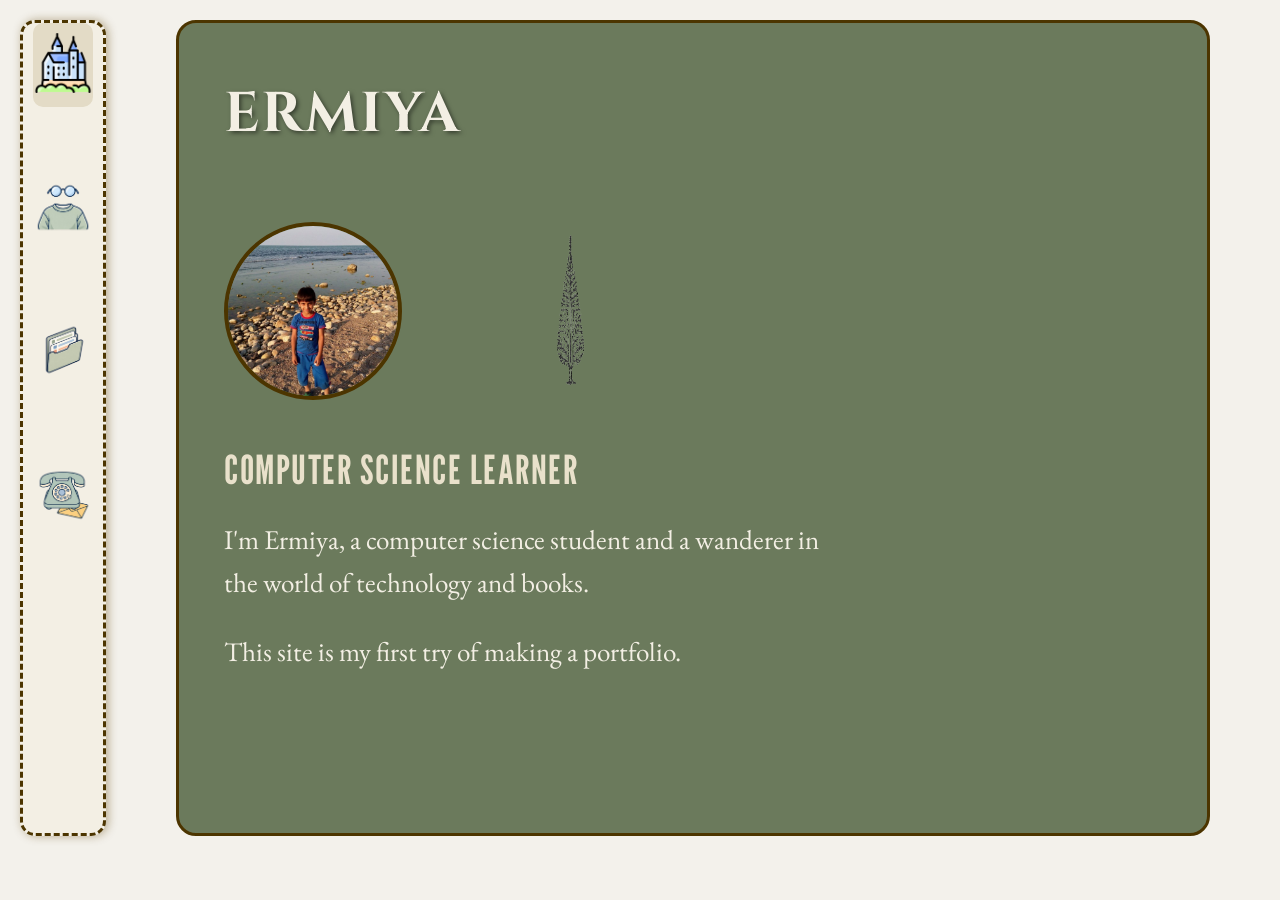
<file: index.html>
﻿<!DOCTYPE html>
<html lang="en">
<head>
    <meta charset="UTF-8">
    <meta name="viewport" content="width=device-width, initial-scale=1.0">
    <link rel="stylesheet" href="css/style.css">
    <link rel="preconnect" href="https://fonts.googleapis.com">
    <link href="https://fonts.googleapis.com/css2?family=Cinzel:wght@400;600&family=EB+Garamond:wght@400;600&family=League+Gothic&display=swap" rel="stylesheet">
    <title>Home | My Portfolio</title>
</head>
<body>
    <nav class="site-nav">
        <a class="nav-icon" href="index.html"><img src="images/home.png" alt="Home"></a>
        <a class="nav-icon" href="about.html"><img src="images/person.png" alt="About Me"></a>
        <a class="nav-icon" href="projects.html"><img src="images/projects.png" alt="Projects"></a>
        <a class="nav-icon" href="contact.html"><img src="images/contact.png" alt="Contact"></a>
    </nav>
    <main class="page-content">
        <header>
            <h1>ERMIYA</h1>
        </header>
        <section class="profile-section">
            <div class="profile-photo-container">
                <img src="images/profile.jpg" alt="Profile photo" class="profile-photo">
                <img src="images/sarv.png" id="sarv">
            </div>
            <div class="profile-text">
                <h2 class="job-title">Computer Science learner</h2>
                <p class="intro-text">I'm Ermiya, a computer science student and a wanderer in the world of technology and books.</p>
                <p class="intro-text">This site is my first try of making a portfolio.</p>
            </div>
        </section>
    </main>
    <script src="js/script.js"></script>
</body>
</html>
</file>
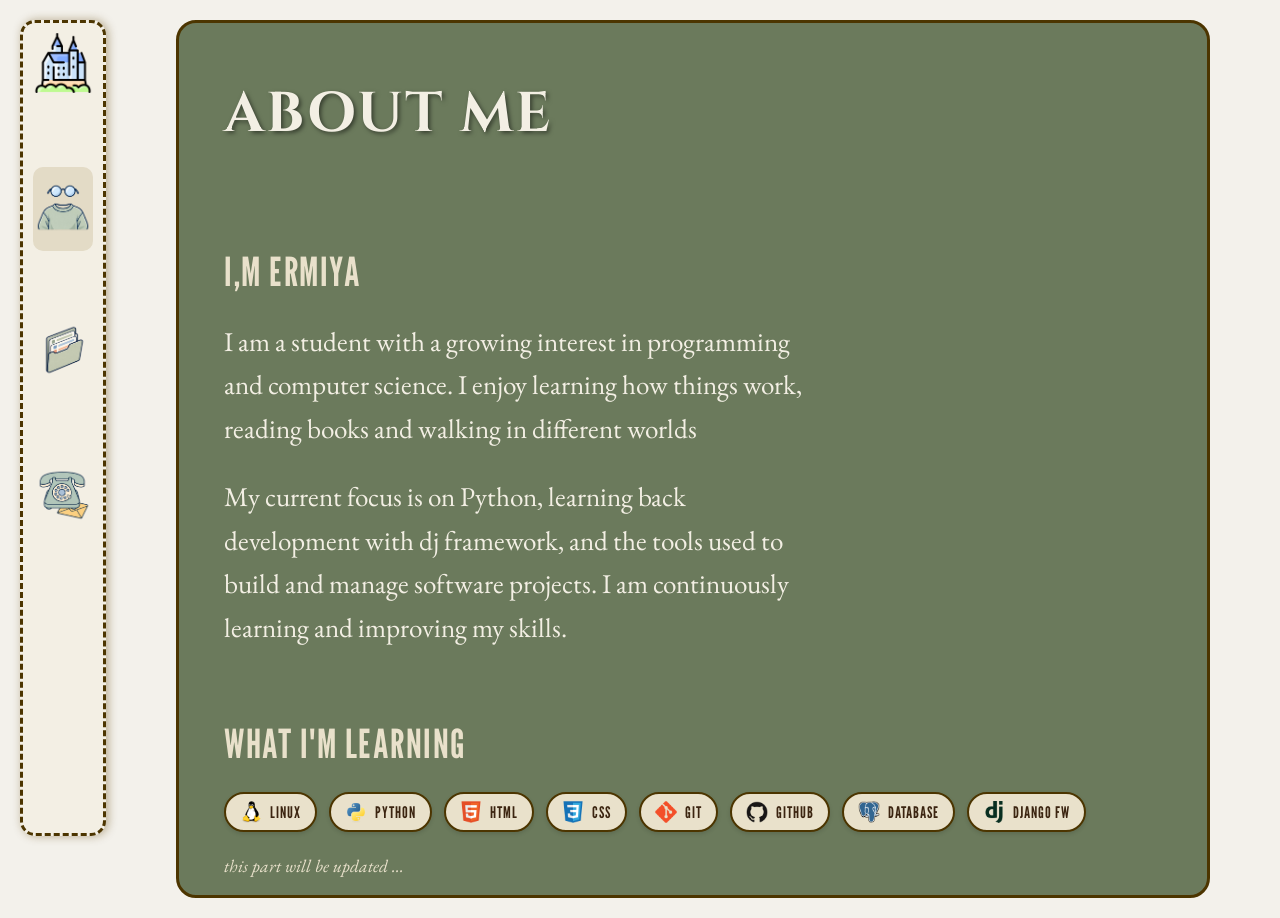
<file: about.html>
﻿<!DOCTYPE html>
<html lang="en">
<head>
    <meta charset="UTF-8">
    <meta name="viewport" content="width=device-width, initial-scale=1.0">
    <link rel="stylesheet" href="css/style.css">
    <link rel="preconnect" href="https://fonts.googleapis.com">
    <link href="https://fonts.googleapis.com/css2?family=Cinzel:wght@400;600&family=EB+Garamond:wght@400;600&family=League+Gothic&display=swap" rel="stylesheet">
<body>
    <nav class="site-nav">
        <a class="nav-icon" href="index.html"><img src="images/home.png" alt="Home"></a>
        <a class="nav-icon" href="about.html"><img src="images/person.png" alt="About Me"></a>
        <a class="nav-icon" href="projects.html"><img src="images/projects.png" alt="Projects"></a>
        <a class="nav-icon" href="contact.html"><img src="images/contact.png" alt="Contact"></a>
    </nav>
    <main class="page-content">
        <header>
            <h1>About Me</h1>
        </header>
        <section class="profile-section">
            <div class="profile-photo-container">
                <div class="profile-intro">
                    <h2>I,m Ermiya</h2>
                    <p>
                        I am a student with a growing interest in programming
                        and computer science. I enjoy learning how things work,
                        reading books and walking in different worlds
                    </p>
                    <p>
                        My current focus is on Python,
                        learning back development with dj framework, 
                        and the tools used to build and manage
                        software projects. I am continuously learning and improving
                        my skills.
                    </p>
                </div>
            </div>
            <section class="skills-section">
                <h2>What I'm Learning</h2>
                <div class="skills-container">
                    <div class="skill-card">
                        <img class="logo-icon" src="images/linux.png" alt="linux">
                        <h3>Linux</h3>
                    </div>
                    <div class="skill-card">
                        <img class="logo-icon" src="images/python.png" alt="python">
                        <h3>Python</h3>
                    </div>
                    <div class="skill-card">
                        <img class="logo-icon" src="images/html.png" alt="html">
                        <h3>HTML</h3>
                    </div>
                    <div class="skill-card">
                        <img class="logo-icon" src="images/css.png" alt="css">
                        <h3>CSS</h3>
                    </div>
                    <div class="skill-card">
                        <img class="logo-icon" src="images/git.png" alt="git">
                        <h3>Git</h3>
                    </div>
                    <div class="skill-card">
                        <img class="logo-icon" src="images/github.png" alt="github">
                        <h3>Github</h3>
                    </div>
                    <div class="skill-card">
                        <img class="logo-icon" src="images/postsql.png" alt="elephnt">
                        <h3>Database</h3>
                    </div>
                    <div class="skill-card">
                        <img class="logo-icon" src="images/django.png" alt="django">
                        <h3>Django fw</h3>
                    </div>
                    <p>this part will be updated ...</p>
                </div>
            </section>
        </section>
    </main>
    <script src="js/script.js"></script>
</body>
</html>
</file>
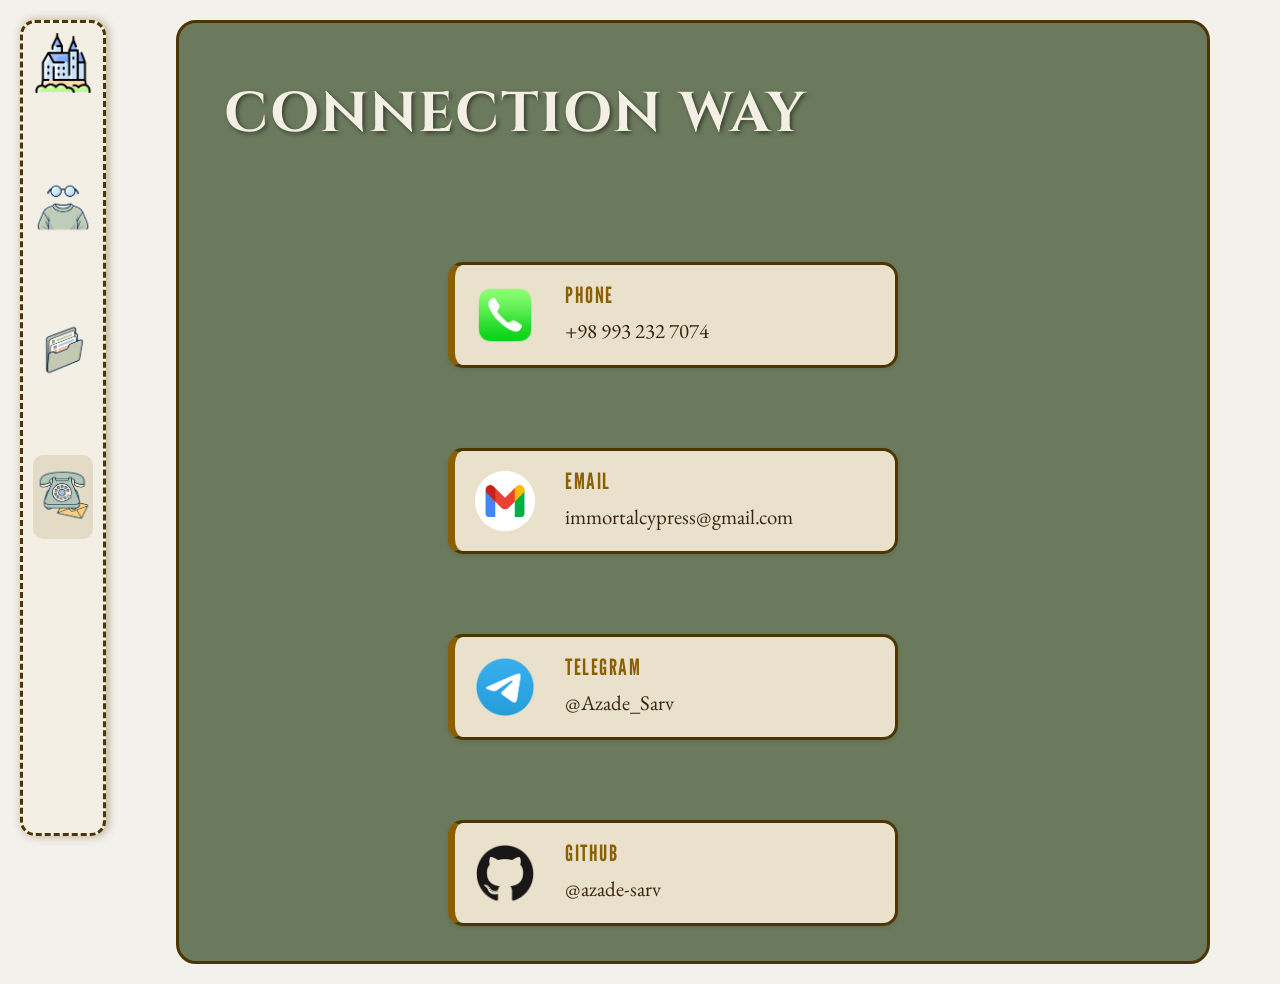
<file: contact.html>
﻿<!DOCTYPE html>
<html lang="en">
<head>
    <meta charset="UTF-8">
    <meta name="viewport" content="width=device-width, initial-scale=1.0">
    <link rel="stylesheet" href="css/style.css">
    <link rel="preconnect" href="https://fonts.googleapis.com">
    <link href="https://fonts.googleapis.com/css2?family=Cinzel:wght@400;600&family=EB+Garamond:wght@400;600&family=League+Gothic&display=swap" rel="stylesheet">
    <title>Contact | My Portfolio</title>
</head>
<body>
    <nav class="site-nav">
        <a class="nav-icon" href="index.html"><img src="images/home.png" alt="Home"></a>
        <a class="nav-icon" href="about.html"><img src="images/person.png" alt="About Me"></a>
        <a class="nav-icon" href="projects.html"><img src="images/projects.png" alt="Projects"></a>
        <a class="nav-icon" href="contact.html"><img src="images/contact.png" alt="Contact"></a>
    </nav>
    <main class="page-content">
        <header>
            <h1>Connection ways</h1>
        </header>
        <section class="content-container">
            <a class="content-card" id="phone-card" href="tel:+989932327074">
                <img class="contact-icon" src="images/phone.png" alt="Phone">
                <div class="contact-info">
                    <h3>Phone</h3>
                    <p>+98 993 232 7074</p>
                </div>
            </a>
            <a class="content-card" id="email-card" href="mailto:immortalcypress@gmail.com">
                <img class="contact-icon" src="images/email.png" alt="Email">
                <div class="contact-info">
                    <h3>Email</h3>
                    <p>immortalcypress@gmail.com</p>
                </div>
            </a>
            <a class="content-card" id="telegram-card" href="https://t.me/Azade_Sarv" target="_blank" rel="noopener">
                <img class="contact-icon" src="images/telegram.png" alt="Telegram">
                <div class="contact-info">
                    <h3>Telegram</h3>
                    <p>@Azade_Sarv</p>
                </div>
            </a>
            <a class="content-card" id="github-card" href="https://github.com/azade-sarv" target="_blank" rel="noopener">
                <img class="contact-icon" src="images/github.png" alt="GitHub">
                <div class="contact-info">
                    <h3>GitHub</h3>
                    <p>@azade-sarv</p>
                </div>
            </a>
        </section>
    </main>
    <script src="js/script.js"></script>
</body>
</html>
</file>
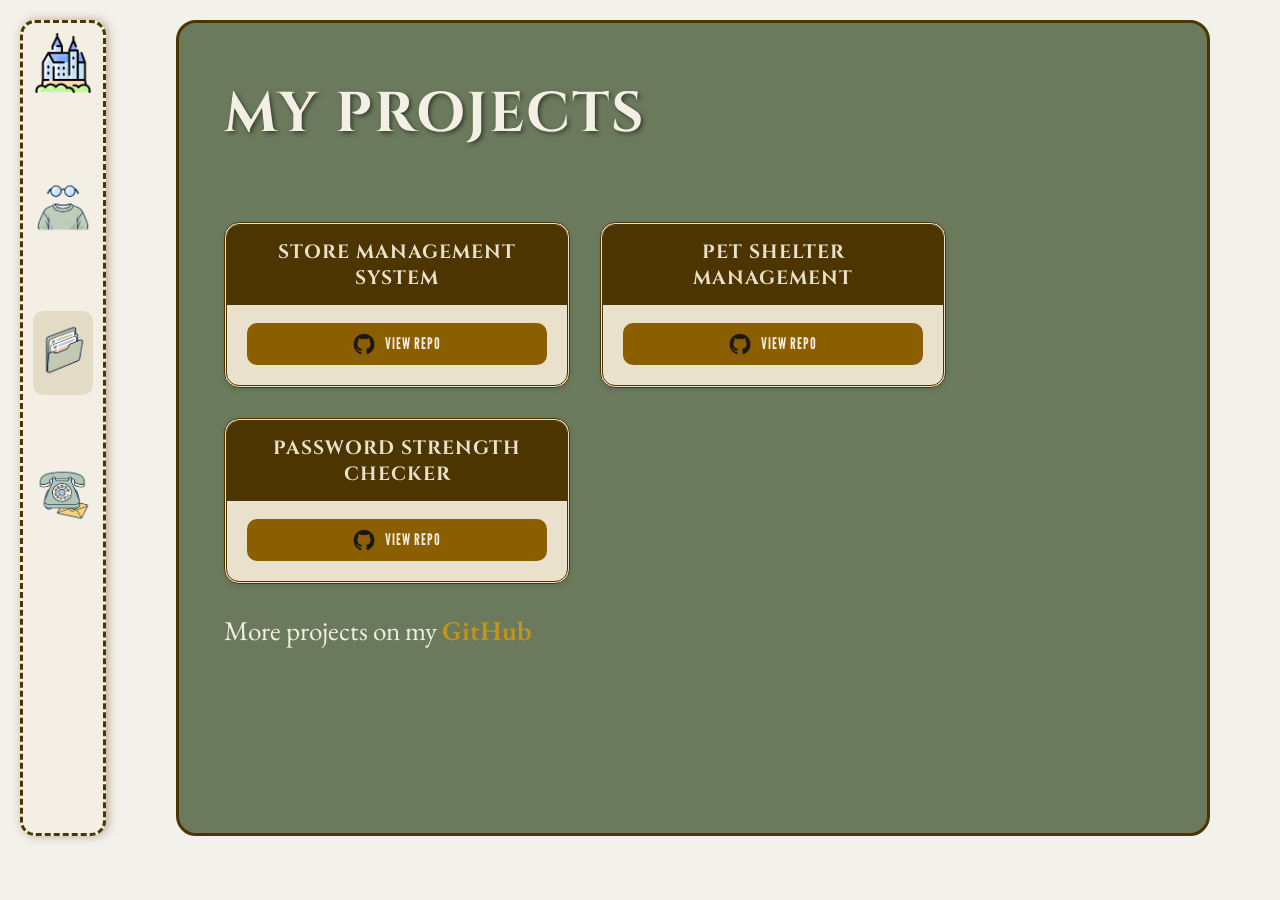
<file: projects.html>
﻿<!DOCTYPE html>
<html lang="en">
<head>
    <meta charset="UTF-8">
    <meta name="viewport" content="width=device-width, initial-scale=1.0">
    <link rel="stylesheet" href="css/style.css">
    <link rel="preconnect" href="https://fonts.googleapis.com">
    <link href="https://fonts.googleapis.com/css2?family=Cinzel:wght@400;600&family=EB+Garamond:wght@400;600&family=League+Gothic&display=swap" rel="stylesheet">
    <title>Projects | My Portfolio</title>
</head>
<body>
    <nav class="site-nav">
        <a class="nav-icon" href="index.html"><img src="images/home.png" alt="Home"></a>
        <a class="nav-icon" href="about.html"><img src="images/person.png" alt="About Me"></a>
        <a class="nav-icon" href="projects.html"><img src="images/projects.png" alt="Projects"></a>
        <a class="nav-icon" href="contact.html"><img src="images/contact.png" alt="Contact"></a>
    </nav>
    <main class="page-content">
        <header>
            <h1>My Projects</h1>
        </header>
        <section class="projects-grid">
            <div class="project-card" id="store">
                <div class="card-title"><h3>Store Management System</h3></div>
                <div class="card-body">
                    <a class="card-button" href="https://github.com/azade-sarv/store" target="_blank" rel="noopener">
                        <img src="images/github.png" alt="GitHub">
                        <span>View Repo</span>
                    </a>
                </div>
            </div>
            <div class="project-card" id="shelter">
                <div class="card-title"><h3>Pet Shelter Management</h3></div>
                <div class="card-body">
                    <a class="card-button" href="https://github.com/azade-sarv/pet-shelter" target="_blank" rel="noopener">
                        <img src="images/github.png" alt="GitHub">
                        <span>View Repo</span>
                    </a>
                </div>
            </div>
            <div class="project-card" id="pass">
                <div class="card-title"><h3>Password Strength Checker</h3></div>
                <div class="card-body">
                    <a class="card-button" href="https://github.com/azade-sarv/pass" target="_blank" rel="noopener">
                        <img src="images/github.png" alt="GitHub">
                        <span>View Repo</span>
                    </a>
                </div>
            </div>
        </section>
        <p class="more-projects">
            More projects on my <a href="https://github.com/azade-sarv" target="_blank" rel="noopener">GitHub</a>
        </p>
    </main>
    <script src="js/script.js"></script>
</body>
</html>
</file>
<file: css/style.css>
﻿body {
    display: flex;
    flex-direction: row;
    margin: 0;
    background-color: #f3f1eb
}

main {
    flex: 1;
    margin: 20px 70px 20px 50px;
    padding: 15px 45px;
    background-color: #6B7A5C;
    border: 3px solid #4C3500;
    border-radius: 20px
}

h1 {
    font-family: 'Cinzel', serif;
    font-size: 3.5rem;
    color: #F3EFE4;
    text-transform: uppercase;
    letter-spacing: 2px;
    margin-bottom: 70px;
    text-shadow: 2px 2px 4px rgba(0, 0, 0, 0.5);
}

h2 {
    font-family: 'League Gothic', sans-serif;
    font-size: 2.5rem;
    margin: 25px 0;
    text-transform: uppercase;
    letter-spacing: 1.5px;
    color: #E9E1CB;
}

p {
    font-family: 'EB Garamond', serif;
    font-size: 1.7rem;
    margin: 25px 0;
    color: #F3EFE4;
    max-width: 600px;
    line-height: 1.6;
}

.site-nav{
    display: flex;
    flex-direction: column;
    align-items: center;
    margin: 20px;
    width: 80px;
    height: 90vh;
    position: sticky;
    top: 20px;
    overflow-y: auto;
    gap: 60px;
    background-color: #f3efe4;
    transition: background-color 2s ease;
    border-radius: 15px ;
    border: 3px dashed #4c3500;
    box-shadow: 2px 0 10px rgba(96, 66, 7, 0.421);
}

.site-nav:hover{
    background-color: #e3dbc6;
}

.nav-icon img{
    width: 60px;
    height: 60px;
    padding: 10px 0;
    object-fit: contain;
}
.content-container {
    display: flex;
    justify-content: center;
    flex-direction: row;
    flex-wrap: wrap;
    gap: 20px;
}

.content-card {
    width: 400px;
    min-height: 70px;
    display: flex;
    flex-direction: row;
    align-items: center;
    gap: 30px;
    margin: 40px 50px 20px 10px;
    padding: 15px 20px;
    background-color: #E9E1CB;
    border: 3px solid #4C3500;
    border-left: 7px solid #8B5E00;
    border-radius: 15px;
    box-shadow: 0 2px 5px rgba(0, 0, 0, 0.1);
    transition: transform 0.2s ease, box-shadow 0.2s ease, border-left-color 0.2s ease;
    text-decoration: none;
    color: inherit;
}

.content-card:hover {
    transform: translateY(-3px);
    box-shadow: 0 6px 14px rgba(0, 0, 0, 0.2);
    border-left-color: #C4941A;
}

.contact-icon{
    display: flex;
    width: 60px;
    height: 60px;
}

.content-card .contact-info{
    display: flex;
    flex-direction: column;
    justify-content: center;
    gap: 6px;
}

.content-card .contact-info h3{
    font-family: 'League Gothic', sans-serif;
    text-transform: uppercase;
    letter-spacing: 1.5px;
    margin: 0;
    font-size: 1.4rem;
    color: #8B5E00;
}

.content-card .contact-info p{
    font-family: 'EB Garamond', serif;
    margin: 0;
    font-size: 1.3rem;
    color: #3B2410;
}

.profile-section {
    display: flex;
    flex-direction: column;
    align-items: flex-start;
    gap: 20px;
}

.profile-photo-container {
    display: flex;
    flex-direction: row;
    align-items: center;
    gap: 100px;
    width: 100%;
}

.profile-section .profile-photo {
    width: 170px;
    height: 170px;
    border-radius: 50%;
    object-fit: cover;
    border: 4.5px solid #4C3500;
}

#sarv {
height: 170px;
}

.projects-grid {
    display: flex;
    flex-direction: row;
    flex-wrap: wrap;
    gap: 30px;
}

.project-card {
    width: 340px;
    display: flex;
    flex-direction: column;
    background-color: #E9E1CB;
    border: 3px double #4C3500;
    border-radius: 15px;
    overflow: hidden;
    box-shadow: 0 2px 5px rgba(0, 0, 0, 0.1);
    transition: box-shadow 0.25s ease, border-color 0.25s ease;
}

.project-card:hover {
    box-shadow: 0 8px 18px rgba(0, 0, 0, 0.22);
    border-color: #C4941A;
}

.card-title {
    background-color: #4C3500;
    padding: 14px 18px;
    text-align: center;
}

.card-title h3 {
    font-family: 'Cinzel', serif;
    font-size: 1.2rem;
    letter-spacing: 1px;
    text-transform: uppercase;
    color: #E9E1CB;
    margin: 0;
}

.card-body {
    padding: 18px 20px 20px;
    display: flex;
    flex-direction: column;
    gap: 14px;
}

.card-button {
    display: flex;
    align-items: center;
    justify-content: center;
    gap: 10px;
    text-decoration: none;
    padding: 10px 0;
    border-radius: 10px;
    background-color: #8B5E00;
    color: #F3EFE4;
    font-family: 'League Gothic', sans-serif;
    letter-spacing: 1px;
    text-transform: uppercase;
    transition: background-color 0.2s ease;
}

.card-button:hover {
    background-color: #C4941A;
}

.card-button img {
    width: 22px;
    height: 22px;
}

.more-projects a {
    color: #C4941A;
    text-decoration: none;
    font-weight: 600;
}

.more-projects a:hover {
    text-decoration: underline;
}


.skills-section {
    width: 100%;
}

.skills-container {
    display: flex;
    flex-wrap: wrap;
    align-items: center;
    gap: 12px;
    width: 100%;
}

.skill-card {
    display: flex;
    align-items: center;
    gap: 8px;
    padding: 7px 14px;
    background-color: #e9e1cb;
    border: 2px solid #4c3500;
    border-radius: 50px;
    box-shadow: 0 2px 4px rgba(0, 0, 0, 0.12);
    transition:
        transform 0.2s ease,
        background-color 0.2s ease,
        border-color 0.2s ease;
}

.skill-card:hover {
    transform: translateY(-2px);
    background-color: #f3efe4;
    border-color: #c4941a;
}

.logo-icon {
    width: 22px;
    height: 22px;
    object-fit: contain;
}

.skill-card h3 {
    margin: 0;
    font-family: 'League Gothic', sans-serif;
    font-size: 1rem;
    color: #3b2410;
    text-transform: uppercase;
    letter-spacing: 1px;
}

.skills-container > p {
    width: 100%;
    margin: 8px 0 0;
    font-size: 1.1rem;
    font-style: italic;
    color: #e9e1cb;
}

.nav-icon.active {
    background-color: #e3dbc6;
    border-radius: 10px;
}
</file>
